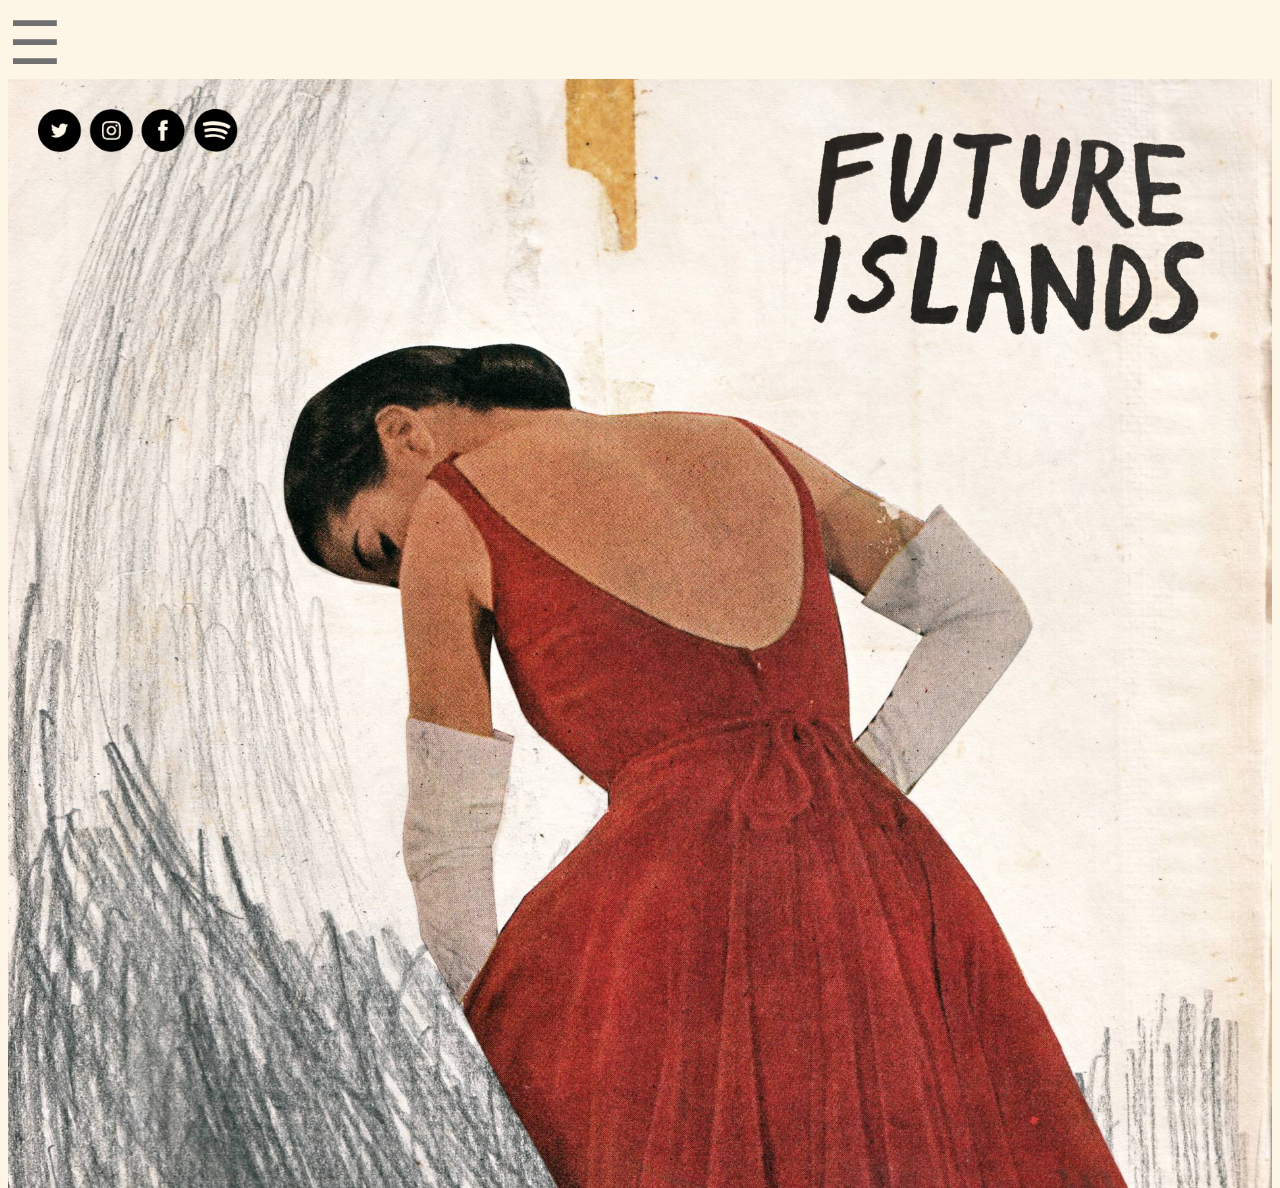
<file: index.html>
<!Doctype>
<html lang="en">
<head>
  <link href="./assets/stylesheets/basic.css" rel="stylesheet"/>
  <link href="./assets/stylesheets/hamburger.css" rel="stylesheet"/>
  <meta name="viewport" content="width=device-width, initial-scale=1">
  <title>Home</title>
</head>

<body>
  <!-- hamburger -->

  <div id="myNav" class="overlay">
  <a href="javascript:void(0)" class="closebtn" onclick="closeNav()">&times;</a>
  <div class="overlay-content">
    <a href="./index.html">HOME</a>
    <a href="./about.html">ABOUT</a>
    <a href="./discography.html">DISCOGRAPHY</a>
    <a href="./media.html">MEDIA</a>
    <a href="./merch.html">MERCH</a>
    <a href="./tour.html">TOUR</a>
  </div>
</div>

<span style="font-size:60px;cursor:pointer" onclick="openNav()">&#9776;</span>

  <!-- background -->
	<div style="position: relative; left: 0; top: 0;">
		<img src="./assets/images/home_background.jpg" class="home-background"/>

    <img src="./assets/images/social-buttons.png" class="social" usemap="#socialmap">

<map name="socialmap">
  <area shape="circle" coords="0,0,50,0" alt="Twitter" href="https://twitter.com/futureislands?lang=en">
  <area shape="circle" coords="0,0,100,0" alt="Instagram" href="https://www.instagram.com/futureislands/?hl=en">
  <area shape="circle" coords="0,0,150,0" alt="Facebook" href="https://www.facebook.com/FutureIslandsMusic/">
  <area shape="circle" coords="0,0,200,0" alt="Spotify" href="https://open.spotify.com/artist/1WvvwcQx0tj6NdDhZZ2zZz">
</map>

		</div>

<script src="./assets/javascript/hamburger.js"></script>

</body>
</html>
</file>
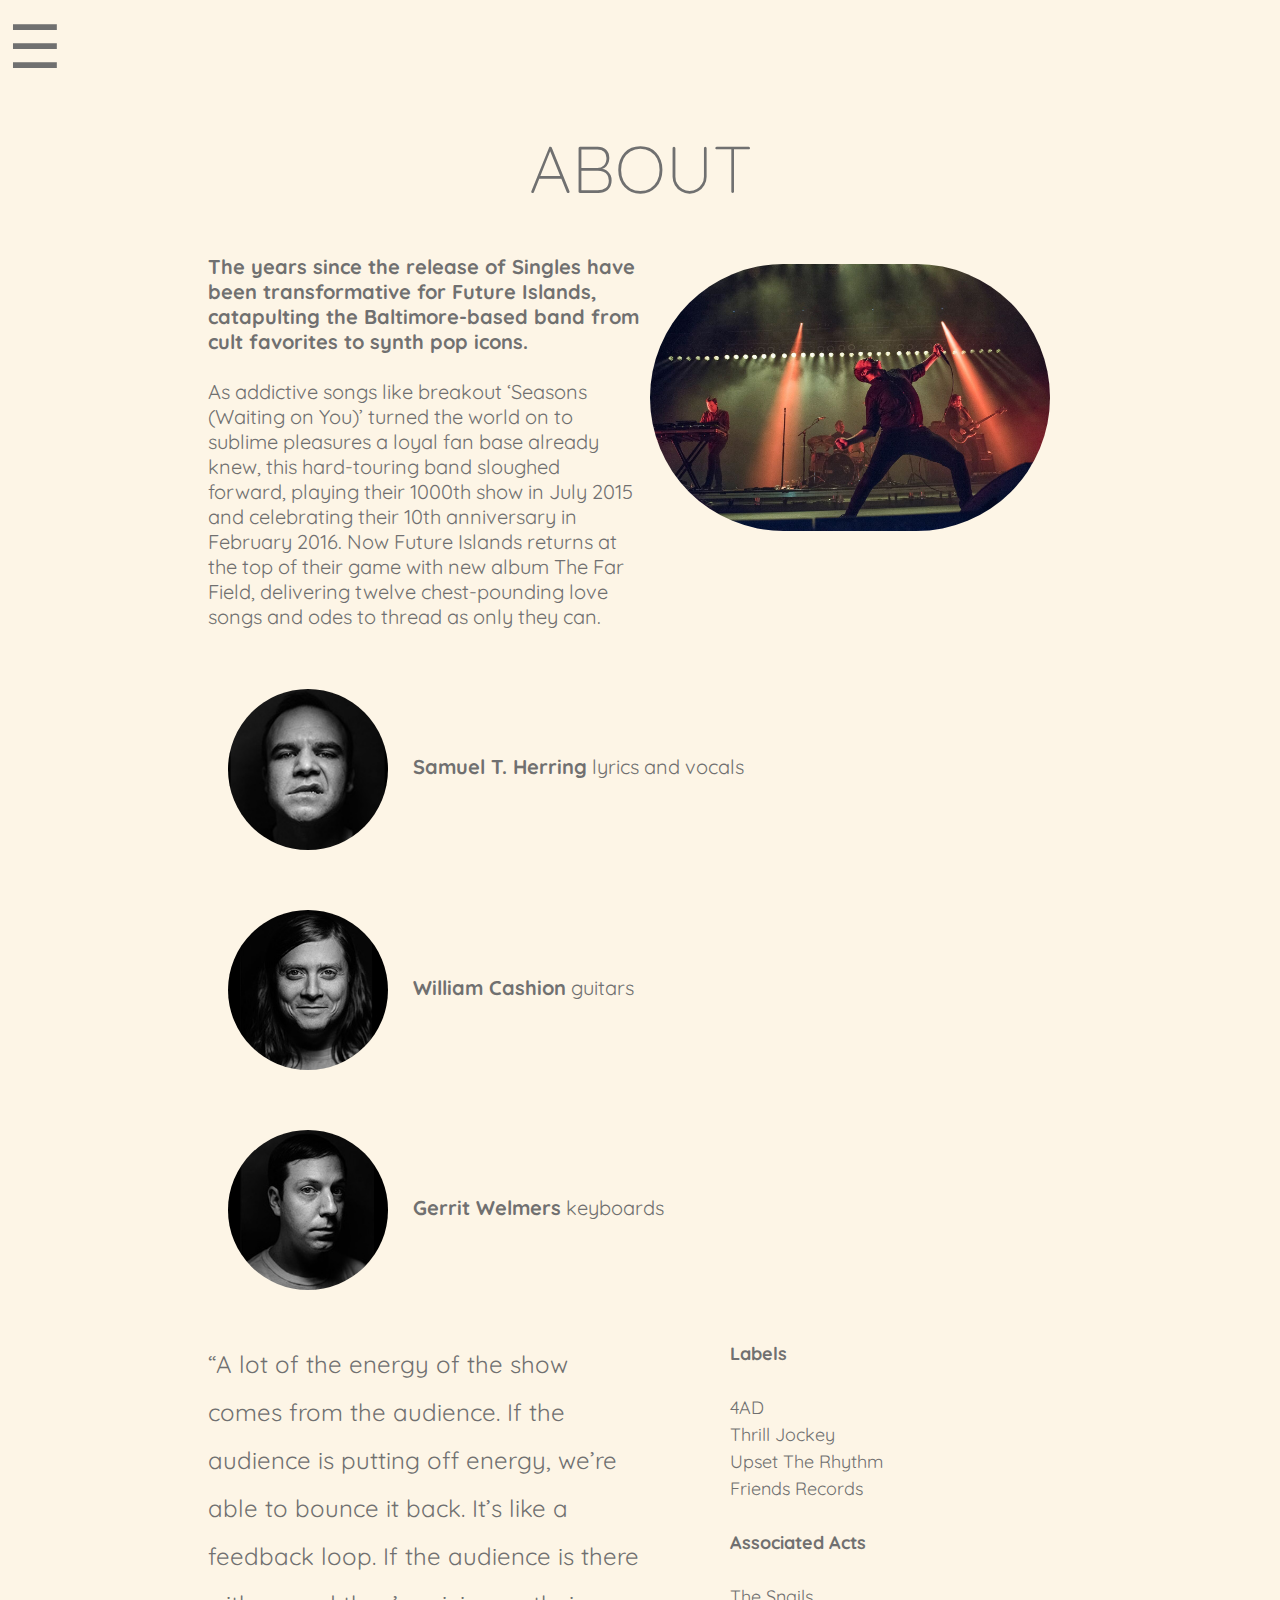
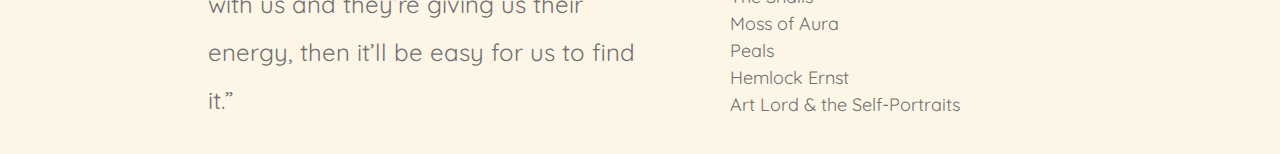
<file: about.html>
<!DOCTYPE html>
<html lang="en">
<head>
<link href="./assets/stylesheets/basic.css" rel="stylesheet"/>
<link href="./assets/stylesheets/hamburger.css" rel="stylesheet"/>
<link href='https://fonts.googleapis.com/css?family=Quicksand' rel='stylesheet'>
<title>About</title>
</head>

<body>

  <div id="myNav" class="overlay">
  <a href="javascript:void(0)" class="closebtn" onclick="closeNav()">&times;</a>
  <div class="overlay-content">
    <a href="./index.html">HOME</a>
    <a href="./about.html">ABOUT</a>
    <a href="./discography.html">DISCOGRAPHY</a>
    <a href="./media.html">MEDIA</a>
    <a href="./merch.html">MERCH</a>
    <a href="./tour.html">TOUR</a>
  </div>
  </div>

  <span style="font-size:60px;cursor:pointer" onclick="openNav()">&#9776;</span>

<div class="a">
  <h1 style="font-size:66px; font-weight:lighter;">ABOUT</h1>
</div>

<div class="row">
<div class="bio-column">
  <b>
  The years since the release of Singles
  have been transformative for
  Future Islands, catapulting
  the Baltimore-based band
  from cult favorites to
  synth pop icons.</b>
</br>
</br>
  As addictive
  songs like breakout
  ‘Seasons (Waiting on You)’
  turned the world on to sublime
  pleasures a loyal fan base already
  knew, this hard-touring band sloughed
  forward, playing their 1000th show in July 2015 and celebrating their 10th anniversary
  in February 2016. Now Future Islands returns at the top of their game with new album
  The Far Field, delivering twelve chest-pounding love songs and odes to thread as only they can.
</p></div>

<div class="column">
<img class="rcorners" src="./assets/images/about_band_bio.jpg" style="width:400px" />
</div>
</div>

<div class="row">
<div class="avatar-column">
<img class="avatar" align="center" src="./assets/images/profile-samuel.jpg" style="width:200px" />
<b>Samuel T. Herring</b> lyrics and vocals</div>

<div class="avatar-column">
<img class="avatar" align="center" src="./assets/images/profile-william.jpg" style="width:200px" />
<b>William Cashion</b> guitars
</div>

<div class="avatar-column">
<img class="avatar" align="center" src="./assets/images/profile-gerrit.jpg" style="width:200px" />
<b>Gerrit Welmers</b> keyboards
</div>

</div></div>

<div class="row">
  <div class="quote-column">
    “A lot of the energy of the show comes from the audience. If the audience is putting off energy, we’re able to bounce it back. It’s like a feedback loop. If the audience is there with us and they’re giving us their energy, then it’ll be easy for us to find it.”
  </div>

<div class="labels-column">
<b>Labels</b>
</br>
</br>4AD
</br>Thrill Jockey
</br>Upset The Rhythm
</br>Friends Records
</br>
</br>
<b>Associated Acts</b>
</br>
</br>The Snails
</br>Moss of Aura
</br>Peals
</br>Hemlock Ernst
</br>Art Lord & the Self-Portraits
</div>
</div>

<script src="./assets/javascript/hamburger.js"></script>
</body>
</html>
</file>
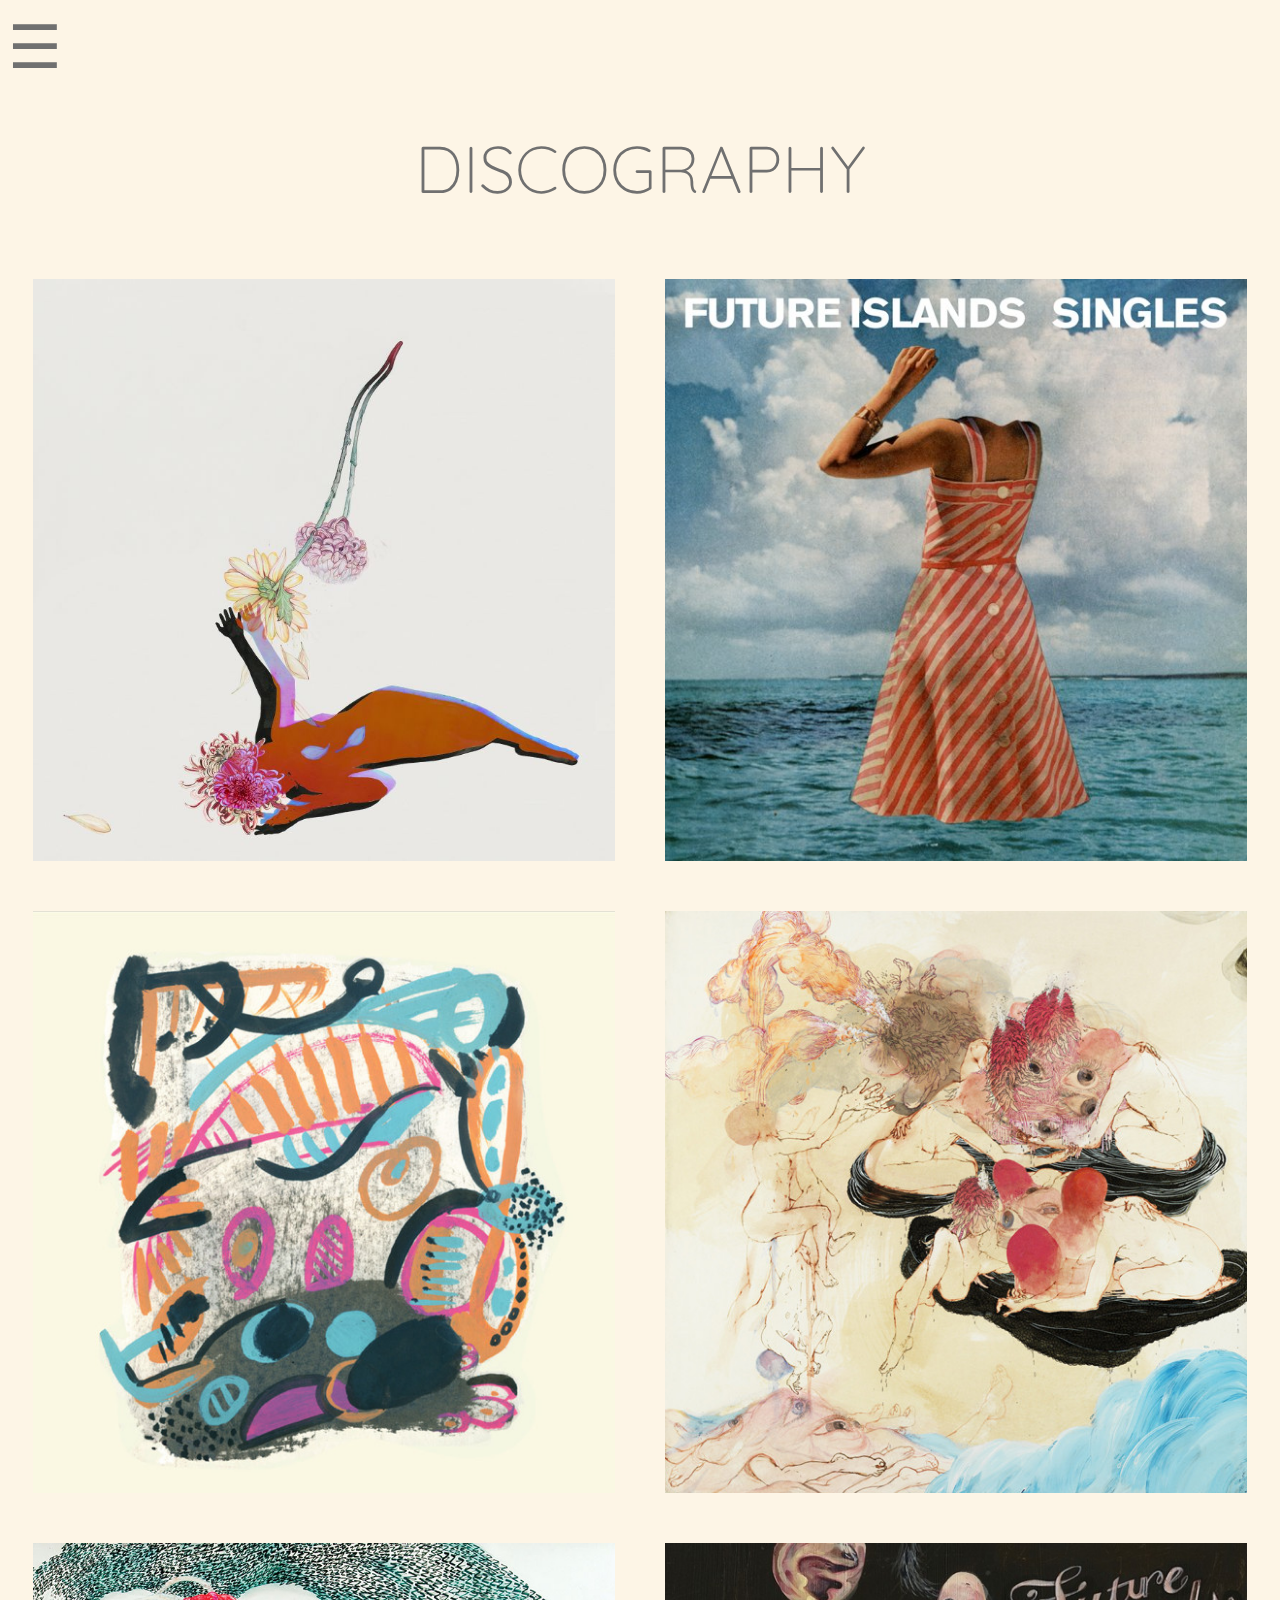
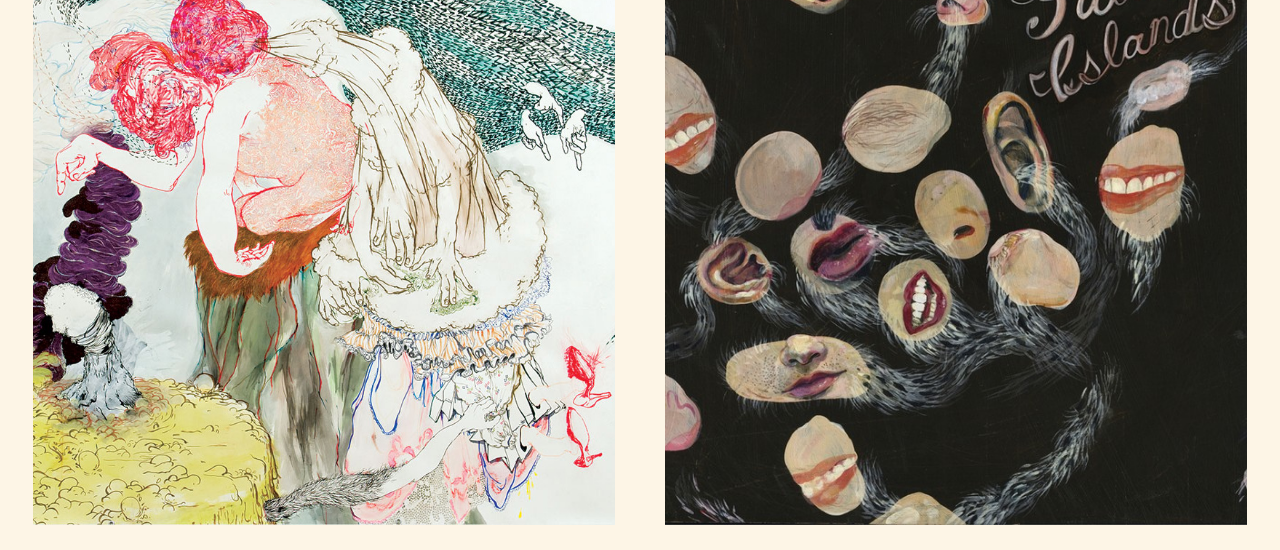
<file: discography.html>
<!DOCTYPE html>
<html lang="en">
<head>
<link href="./assets/stylesheets/basic.css" rel="stylesheet"/>
<link href="./assets/stylesheets/hamburger.css" rel="stylesheet"/>
<link href="./assets/stylesheets/lightbox.min.css" rel="stylesheet"/>
<link href='https://fonts.googleapis.com/css?family=Quicksand' rel='stylesheet'>
<title>Media</title>
</head>

<body>
<!-- hamburger -->
  <div id="myNav" class="overlay">
  <a href="javascript:void(0)" class="closebtn" onclick="closeNav()">&times;</a>
  <div class="overlay-content">
    <a href="./index.html">HOME</a>
    <a href="./about.html">ABOUT</a>
    <a href="./discography.html">DISCOGRAPHY</a>
    <a href="./media.html">MEDIA</a>
    <a href="./merch.html">MERCH</a>
    <a href="./tour.html">TOUR</a>
  </div>
  </div>

  <span style="font-size:60px;cursor:pointer" onclick="openNav()">&#9776;</span>

<!-- header -->

<div class="a">
  <h1 style="font-size:66px; font-weight:lighter; color: #707070;">DISCOGRAPHY</h1>
</div>

<!-- image gallery -->

<div class="row">

  <div class="disco-column">
  <div class="disco-container">
  <image class="disco-image" src="./assets/images/album-1.jpeg"/>
  <div class="disco-overlay">
    <div class="disco-text">
THE FAR FIELD (2017)<br />
<br />
1. ALADDIN<br />
2. TIME ON HER SIDE<br />
3. RAN<br />
4. BEAUTY OF THE ROAD<br />
5. CAVE<br />
6. THROUGH THE ROSES<br />
7. NORTH STAR<br />
8. ANCIENT WATER<br />
9. CANDLES<br />
10. DAY GLOW FIRE<br />
<nobr>11. SHADOWS (FEATURING DEBBIE HARRY)</nobr><br />
12. BLACK ROSE<br />
<br />
PRODUCED BY JOHN CONGLETON<br />
COVER ART: KYMIA NAWABI<br />
LABEL: 4AD</div>
  </div>
  </div>
  </div>

  <div class="disco-column">
  <div class="disco-container">
  <image class="disco-image" src="./assets/images/album-2.jpg"/>
  <div class="disco-overlay">
    <div class="disco-text">
      SINGLES (2014)<br />
    <br />
    1. SEASONS (WAITING ON YOU)<br />
    2. SPIRIT<br />
    3. SUN IN THE MORNING<br />
    4. DOVES<br />
    5. BACK IN THE TALL GRASS<br />
    <nobr>6. A SONG FOR OUR GRANDFATHERS</nobr><br />
    7. LIGHT HOUSE<br />
    8. LIKE THE MOON<br />
    9. FALL FROM GRACE<br />
    10. A DREAM OF YOU & ME<br />
    <br />
    PRODUCED BY CHRIS COADY<br />
    COVER ART: BETH HOECKEL<br />
    LABEL: 4AD</div>
  </div>
  </div>
  </div>

  <div class="disco-column">
  <div class="disco-container">
  <image class="disco-image" src="./assets/images/album-3.jpg"/>
  <div class="disco-overlay">
    <div class="disco-text">
      ON THE WATER (2011)<br />
  <br />
  1. ON THE WATER<br />
  2. BEFORE THE BRIDGE<br />
  <nobr>3. THE GREAT FIRE (FEATURING JENN WASNER)</nobr><br />
  4. OPEN<br />
  5. WHERE I FOUND YOU<br />
  6. GIVE US THE WIND<br />
  7. CLOSE TO NONE<br />
  8. BALANCE<br />
  9. TYBEE ISLAND<br />
  10. GREASE<br />
  <br />
  <nobr>PRODUCED BY CHESTER ENDERSBY GWAZDA</nobr><br />
  COVER ART: ELENA JOHNSTON<br />
  LABEL: THRILL JOCKEY</div>
  </div>
  </div>
  </div>

  <div class="disco-column">
  <div class="disco-container">
  <image class="disco-image" src="./assets/images/album-4.jpeg"/>
  <div class="disco-overlay">
    <div class="disco-text">
      IN EVENING AIR (2010)<br />
<br />
1. WALKING THROUGH THAT DOOR<br />
2. LONG FLIGHT<br />
3. TIN MAN<br />
4. AN APOLOGY<br />
5. IN EVENING AIR<br />
6. SWEPT INSIDE<br />
7. INCH OF DUST<br />
8. VIREO’S EYE<br />
9. AS I FALL<br />
<br />
<nobr>PRODUCED BY CHESTER ENDERSBY GWAZDA</nobr><br />
COVER ART: KYMIA NAWABI<br />
LABEL: THRILL JOCKEY</div>
  </div>
  </div>
  </div>

  <div class="disco-column">
  <div class="disco-container">
  <image class="disco-image" src="./assets/images/album-5.jpg"/>
  <div class="disco-overlay">
    <div class="disco-text">
      	FEATHERS & HALLWAYS 7” (2009)<br />
<br />
1. PINNOCHIO<br />
2. THE HAPPINESS OF BEING TWICE<br />
<br />
<nobr>PRODUCED BY CHESTER ENDERSBY GWAZDA</nobr><br />
COVER ART: KYMIA NAWABI<br />
LABEL: UPSET THE RHYTHM</div>
  </div>
  </div>
  </div>

  <div class="disco-column">
  <div class="disco-container">
  <image class="disco-image" src="./assets/images/album-6.jpg"/>
  <div class="disco-overlay">
    <div class="disco-text">
      WAVE LIKE HOME (2008)<br />
<br />
1. PANGEA 1<br />
2. OLD FRIEND<br />
3. FLICKER & FLUTTER<br />
4. ESCAPE ARTIST<br />
5. SEIZE A SHARK<br />
6. SATIE (VINYL ONLY)<br />
7. HEART GROWS OLD<br />
8. BEACH FOAM<br />
9. WAVE LIKE HOME<br />
10. LITTLE DREAMER<br />
<br />
<nobr>PRODUCED BY CHESTER ENDERSBY GWAZDA</nobr><br />
COVER ART: KYMIA NAWABI<br />
LABEL: UPSET THE RHYTHM</div>
  </div>
  </div>
  </div>

    </div>

<!-- script -->

<script src="./assets/javascript/hamburger.js"></script>
</body>
</html>
</file>
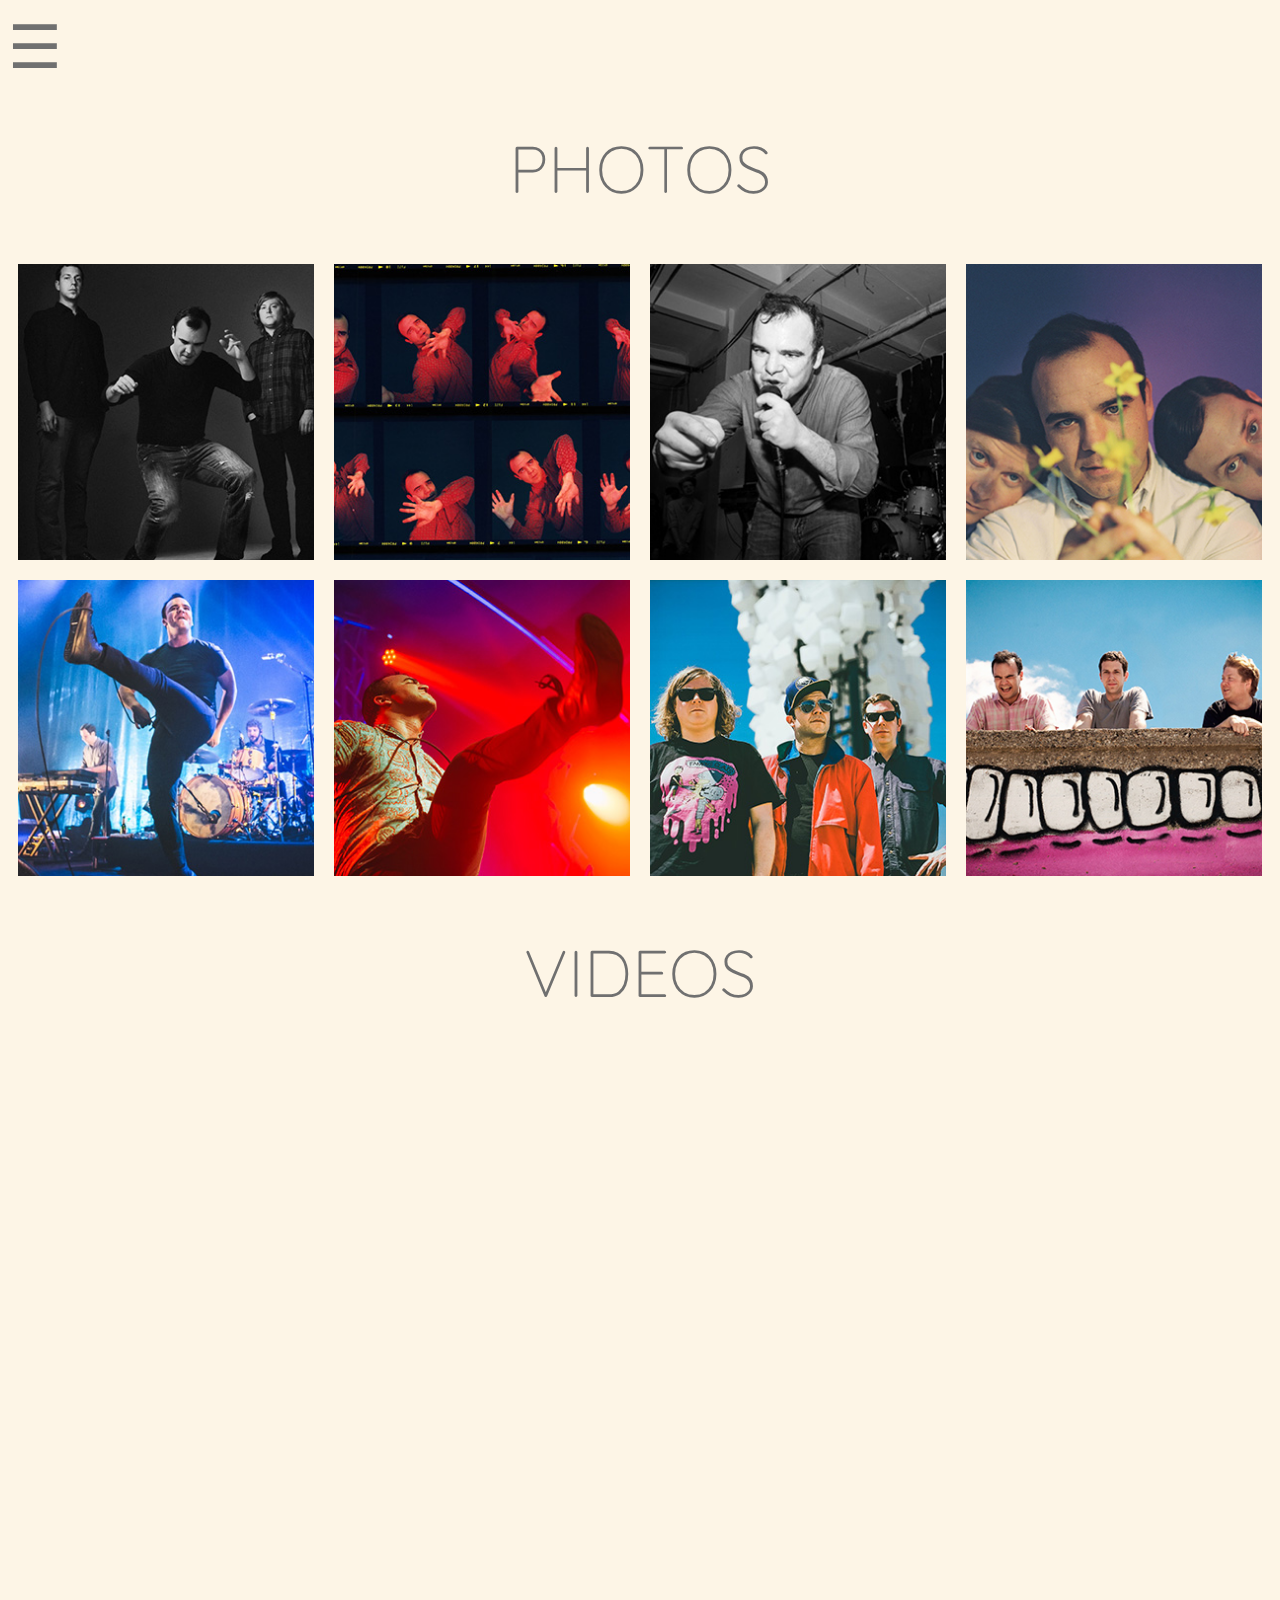
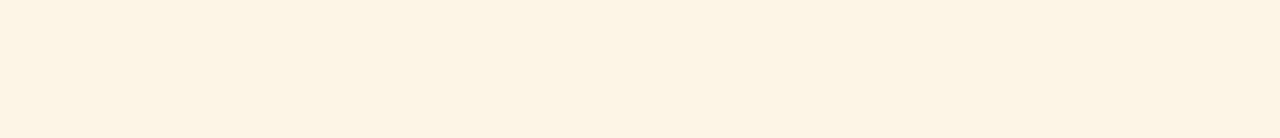
<file: media.html>
<!DOCTYPE html>
<html lang="en">
<head>
<link href="./assets/stylesheets/basic.css" rel="stylesheet"/>
<link href="./assets/stylesheets/hamburger.css" rel="stylesheet"/>
<link href="./assets/stylesheets/lightbox.min.css" rel="stylesheet"/>
<link href='https://fonts.googleapis.com/css?family=Quicksand' rel='stylesheet'>
<title>Media</title>
</head>

<body>
<!-- hamburger -->
  <div id="myNav" class="overlay">
  <a href="javascript:void(0)" class="closebtn" onclick="closeNav()">&times;</a>
  <div class="overlay-content">
    <a href="./index.html">HOME</a>
    <a href="./about.html">ABOUT</a>
    <a href="./discography.html">DISCOGRAPHY</a>
    <a href="./media.html">MEDIA</a>
    <a href="./merch.html">MERCH</a>
    <a href="./tour.html">TOUR</a>
  </div>
  </div>

  <span style="font-size:60px;cursor:pointer" onclick="openNav()">&#9776;</span>

  <script src="./assets/javascript/hamburger.js"></script>

<!-- header -->

<div class="a">
  <h1 style="font-size:66px; font-weight:lighter; color: #707070;">PHOTOS</h1>
</div>

<!-- image gallery -->

<div class="row">
<div class="gallery-column">
  <a href="./assets/images/lightbox/gallery-1.jpg"
    data-lightbox="image1">
    <image src="./assets/images/lightbox/gallery-1-thumb.jpg" class="responsive"/>
  </a></div>

  <div class="gallery-column">
    <a href="./assets/images/lightbox/gallery-2.jpg"
      data-lightbox="image1">
      <image src="./assets/images/lightbox/gallery-2-thumb.jpg" class="responsive"/>
      </a></div>

<div class="gallery-column">
  <a href="./assets/images/lightbox/gallery-3.jpg"
    data-lightbox="image1">
    <image src="./assets/images/lightbox/gallery-3-thumb.jpg" class="responsive"/>
  </a></div>

<div class="gallery-column">
  <a href="./assets/images/lightbox/gallery-4.jpg"
    data-lightbox="image1">
    <image src="./assets/images/lightbox/gallery-4-thumb.jpg" class="responsive"/>
  </a></div>

  <div class="gallery-column">
    <a href="./assets/images/lightbox/gallery-5.jpg"
      data-lightbox="image1">
      <image src="./assets/images/lightbox/gallery-5-thumb.jpg" class="responsive"/>
    </a></div>

    <div class="gallery-column">
      <a href="./assets/images/lightbox/gallery-6.jpg"
        data-lightbox="image1">
        <image src="./assets/images/lightbox/gallery-6-thumb.jpg" class="responsive"/>
        </a></div>

  <div class="gallery-column">
    <a href="./assets/images/lightbox/gallery-7.jpg"
      data-lightbox="image1">
      <image src="./assets/images/lightbox/gallery-7-thumb.jpg" class="responsive"/>
    </a></div>

  <div class="gallery-column">
    <a href="./assets/images/lightbox/gallery-8.jpg"
      data-lightbox="image1">
      <image src="./assets/images/lightbox/gallery-8-thumb.jpg" class="responsive"/>
    </a></div>
    </div>

<!-- header -->

<div class="a">
  <h1 style="font-size:66px; font-weight:lighter; color: #707070;">VIDEOS</h1>
</div>

<!-- video header -->

<div class="row">
<div class="column">
<iframe src="https://www.youtube.com/embed/cccB8ULwmeI" frameborder="0" class="video-responsive" allow="accelerometer; autoplay; encrypted-media; gyroscope; picture-in-picture" allowfullscreen></iframe>
</div>
<div class="column">
<iframe src="https://www.youtube.com/embed/cowMw46npr0" frameborder="0" class="video-responsive" allow="accelerometer; autoplay; encrypted-media; gyroscope; picture-in-picture" allowfullscreen></iframe>
</div></div>

<div class="row">
<div class="column">
<iframe src="https://www.youtube.com/embed/xzlTIkPiUr4" frameborder="0" class="video-responsive" allow="accelerometer; autoplay; encrypted-media; gyroscope; picture-in-picture" allowfullscreen></iframe>
</div>
<div class="column">
<iframe src="https://www.youtube.com/embed/GiQUohmvyoE" frameborder="0" class="video-responsive" allow="accelerometer; autoplay; encrypted-media; gyroscope; picture-in-picture" allowfullscreen></iframe>
</div></div>

<!-- script -->

<script src="./assets/javascript/jquery-3.3.1.min.js"></script>

<script src="./assets/javascript/lightbox.min.js"></script>

<script src="./assets/javascript/hamburger.js"></script>
</body>
</html>
</file>
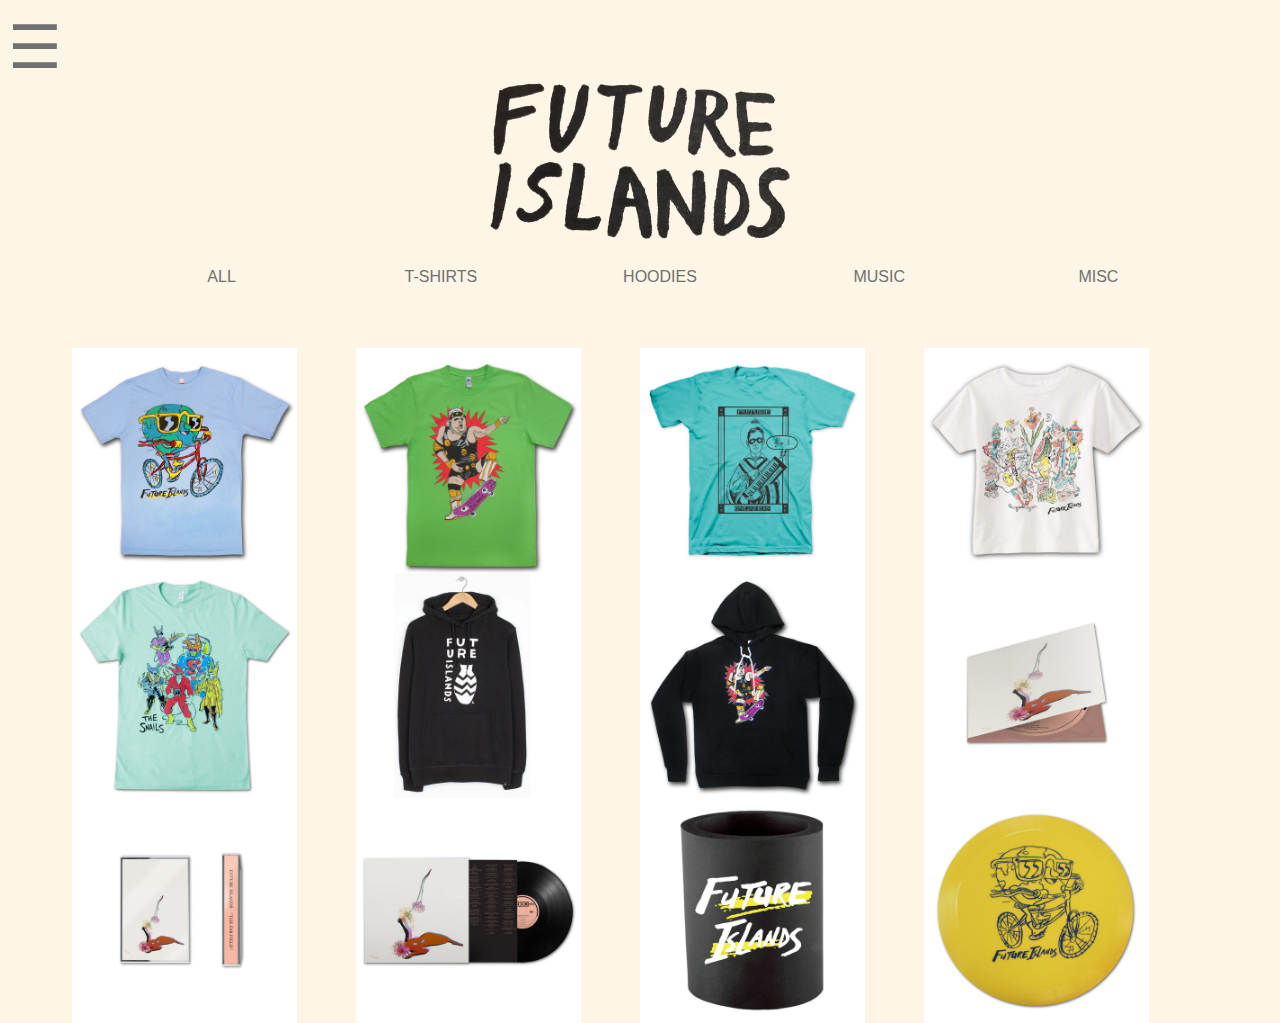
<file: merch.html>
<!DOCTYPE html>
<html lang="en">
<head>
  <title>Merch</title>
  <link rel="stylesheet" type="text/css" href="./assets/stylesheets/flexboxgrid.min.css" />
  <link rel="stylesheet" type="text/css" href="./assets/stylesheets/basic.css" />
  <link href="./assets/stylesheets/hamburger.css" rel="stylesheet"/>
  <link href='https://fonts.googleapis.com/css?family=Quicksand' rel='stylesheet'>
</head>

<body>

  <div id="myNav" class="overlay">
  <a href="javascript:void(0)" class="closebtn" onclick="closeNav()">&times;</a>
  <div class="overlay-content">
    <a href="./index.html">HOME</a>
    <a href="./about.html">ABOUT</a>
    <a href="./discography.html">DISCOGRAPHY</a>
    <a href="./media.html">MEDIA</a>
    <a href="./merch.html">MERCH</a>
    <a href="./tour.html">TOUR</a>
  </div>
  </div>

  <span style="font-size:60px;cursor:pointer" onclick="openNav()">&#9776;</span>

<div class="a">
  <img src="./assets/images/future-islands-logo.png" style="width:300px" />
</div>

  <div class="container">
      <div class="row">
        <div class="col-xs-12">
          <ul class="merch-controls">
            <li data-filter="all">
              <button class="merch-ctrl-btn">
                <span>ALL</span>
              </button>
            </li>
            <li data-filter="tshirts">
              <button class="merch-ctrl-btn">
                <span>T-SHIRTS</span>
              </button>
            </li>
            <li data-filter="hoodie">
              <button class="merch-ctrl-btn">
                <span>HOODIES</span>
                </button>
            </li>
            <li data-filter="music">
              <button class="merch-ctrl-btn">
                <span>MUSIC</span>
                </button>
            </li>
            <li data-filter="misc">
              <button class="merch-ctrl-btn">
                <span>MISC</span>
                </button>
            </li>
          </ul>
        </div>
      </div>

      <div class="filtr-container row">
        <div class="col-xs-12 col-sm-4 col-md-3 filtr-item " data-category="tshirts" data-sort="value">
          <div class="merch-container">
          <img
            class="merch-image"
            src="./assets/images/merch/tshirt-1.jpg"
          />
          <div class="merch-overlay">
            <div class="merch-text">GLOBEMAN T-SHIRT <nobr><b>SOLD OUT</b></nobr></div>
          </div>
        </div>
        </div>
        <div class="col-xs-12 col-sm-4 col-md-3 filtr-item " data-category="tshirts" data-sort="value">
          <div class="merch-container">
          <img
            class="merch-image"
            src="./assets/images/merch/tshirt-2.jpg"
          />
          <div class="merch-overlay">
            <div class="merch-text">DUSTY RHODES T-SHIRT <nobr><b>SOLD OUT</b></nobr></div>
          </div>
        </div>
        </div>
        <div class="col-xs-12 col-sm-4 col-md-3 filtr-item " data-category="tshirts" data-sort="value">
          <div class="merch-container">
          <img
            class="merch-image"
            src="./assets/images/merch/tshirt-3.png"
          />
          <div class="merch-overlay">
            <div class="merch-text">KEYBOARD T-SHIRT <nobr><b>SOLD OUT</b></nobr></div>
          </div>
        </div>
        </div>
        <div class="col-xs-12 col-sm-4 col-md-3 filtr-item " data-category="tshirts" data-sort="value">
          <div class="merch-container">
          <img
            class="merch-image"
            src="./assets/images/merch/tshirt-4.jpg"
          />
          <div class="merch-overlay">
            <div class="merch-text">RUSS <nobr>T-SHIRT</nobr> <nobr><b>SOLD OUT</b></nobr></div>
          </div>
        </div>
        </div>
        <div class="col-xs-12 col-sm-4 col-md-3 filtr-item " data-category="tshirts" data-sort="value">
          <div class="merch-container">
          <img
            class="merch-image"
            src="./assets/images/merch/tshirt-5.jpg"
          />
          <div class="merch-overlay">
            <div class="merch-text">THE SNAILS <nobr>T-SHIRT</nobr> <nobr><b>SOLD OUT</b></nobr></div>
          </div>
        </div>
        </div>
        <div class="col-xs-12 col-sm-4 col-md-3 filtr-item " data-category="hoodie" data-sort="value">
          <div class="merch-container">
          <img
            class="merch-image"
            src="./assets/images/merch/hoodie-1.jpg"
          />
          <div class="merch-overlay">
            <div class="merch-text">PARRA HOODIE <nobr><b>SOLD OUT</b></nobr></div>
          </div>
        </div>
        </div>
        <div class="col-xs-12 col-sm-4 col-md-3 filtr-item " data-category="hoodie" data-sort="value">
          <div class="merch-container">
          <img
            class="merch-image"
            src="./assets/images/merch/hoodie-2.jpg"
          />
          <div class="merch-overlay">
            <div class="merch-text">DUSTY RHODES HOODIE <nobr><b>SOLD OUT</b></nobr></div>
          </div>
        </div>
        </div>
        <div class="col-xs-12 col-sm-4 col-md-3 filtr-item " data-category="music" data-sort="value">
          <div class="merch-container">
          <img
            class="merch-image"
            src="./assets/images/merch/music-1.jpg"
          />
          <div class="merch-overlay">
            <div class="merch-text"><nobr>THE FAR</nobr> <nobr>FIELD CD</nobr> <nobr><b>SOLD OUT</b></nobr></div>
          </div>
        </div>
        </div>
        <div class="col-xs-12 col-sm-4 col-md-3 filtr-item " data-category="music" data-sort="value">
          <div class="merch-container">
          <img
            class="merch-image"
            src="./assets/images/merch/music-2.jpg"
          />
          <div class="merch-overlay">
            <div class="merch-text">THE FAR FIELD CASSETTE <nobr><b>SOLD OUT</b></nobr></div>
          </div>
        </div>
        </div>
        <div class="col-xs-12 col-sm-4 col-md-3 filtr-item " data-category="music" data-sort="value">
          <div class="merch-container">
          <img
            class="merch-image"
            src="./assets/images/merch/music-3.jpg"
          />
          <div class="merch-overlay">
            <div class="merch-text">THE FAR FIELD VINYL LP <nobr><b>SOLD OUT</b></nobr></div>
          </div>
        </div>
        </div>
        <div class="col-xs-12 col-sm-4 col-md-3 filtr-item " data-category="misc" data-sort="value">
          <div class="merch-container">
          <img
            class="merch-image"
            src="./assets/images/merch/misc-1.jpg"
          />
          <div class="merch-overlay">
            <div class="merch-text">FUTURE ISLANDS KOOZIE <nobr><b>SOLD OUT</b></nobr></div>
          </div>
        </div>
        </div>
        <div class="col-xs-12 col-sm-4 col-md-3 filtr-item " data-category="misc" data-sort="value">
          <div class="merch-container">
          <img
            class="merch-image"
            src="./assets/images/merch/misc-2.jpg"
          />
          <div class="merch-overlay">
            <div class="merch-text">GLOBEMAN FRISBEE <nobr><b>SOLD OUT</b></nobr></div>
          </div>
        </div>
        </div>
      </div>
    </div>

</body>

<script src="./assets/javascript/jquery-3.3.1.min.js"></script>

<script src="./assets/javascript/jquery.filterizr.min.js"></script>

<script>
  $(document).ready(function() {
    $('.filtr-container').filterizr({});
    $('.merch-ctrl-btn').click(function(){
      if($(this).hasClass('active')){
        return false;
      } else {
        $('.merch-ctrl-btn').removeClass('active');
        $(this).addClass('active');
      }
    })
  });
</script>

<script src="./assets/javascript/hamburger.js"></script>

</html>
</file>
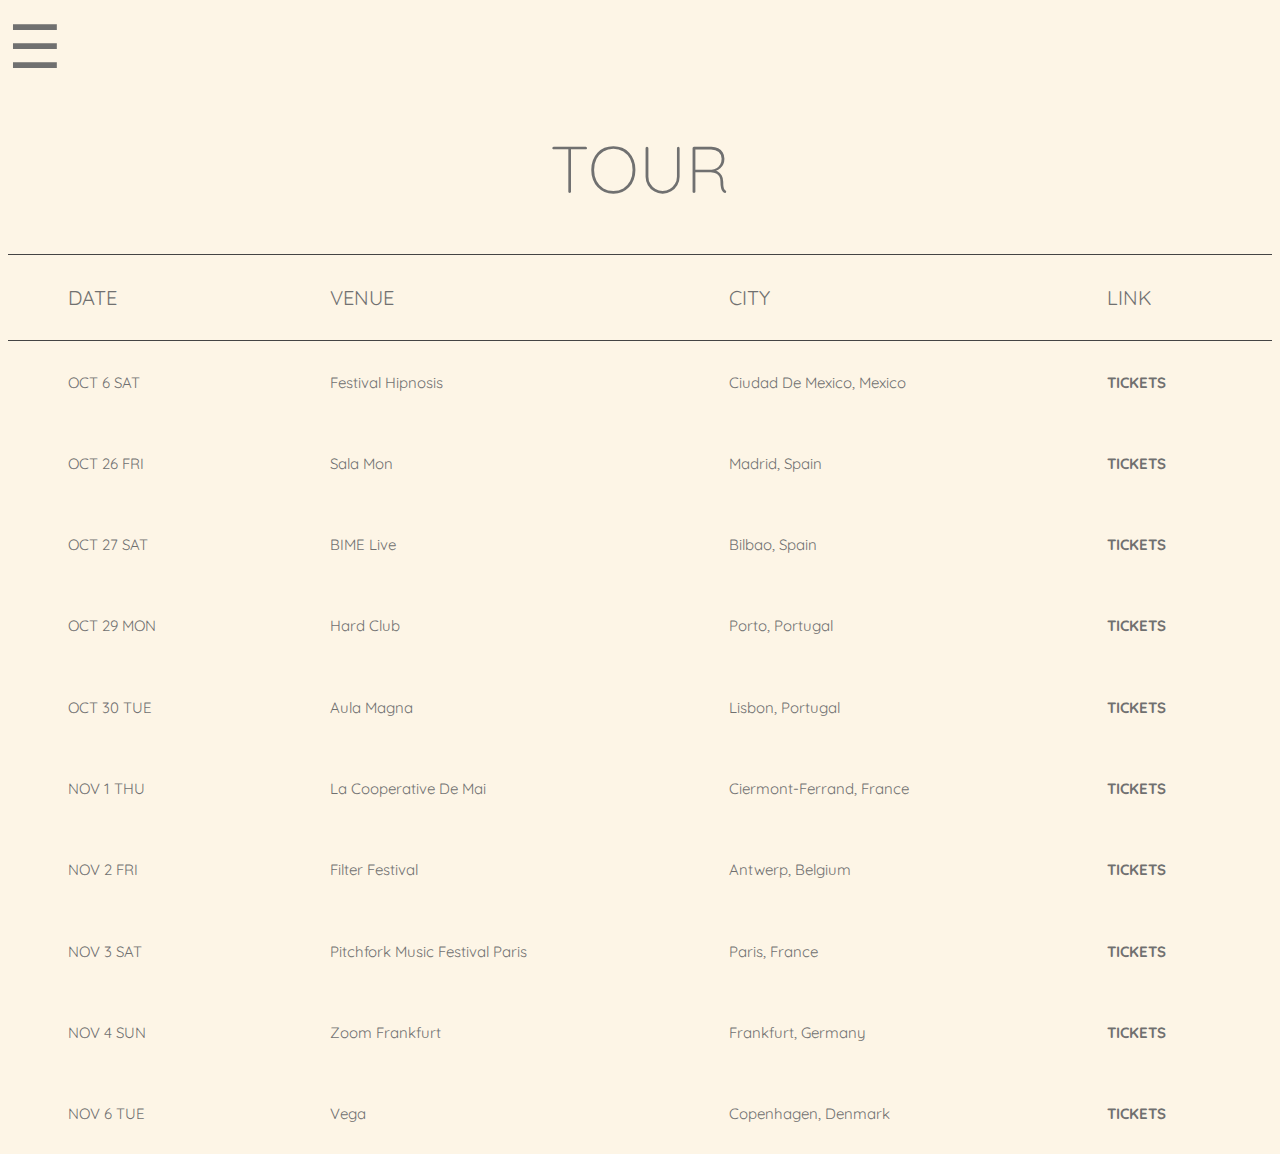
<file: tour.html>
<!DOCTYPE html>
<html lang="en">
<head>
<link href="./assets/stylesheets/basic.css" rel="stylesheet"/>
<link href="./assets/stylesheets/hamburger.css" rel="stylesheet"/>
<link href='https://fonts.googleapis.com/css?family=Quicksand' rel='stylesheet'>
<title>About</title>
</head>

<body>

  <div id="myNav" class="overlay">
  <a href="javascript:void(0)" class="closebtn" onclick="closeNav()">&times;</a>
  <div class="overlay-content">
    <a href="./index.html">HOME</a>
    <a href="./about.html">ABOUT</a>
    <a href="./discography.html">DISCOGRAPHY</a>
    <a href="./media.html">MEDIA</a>
    <a href="./merch.html">MERCH</a>
    <a href="./tour.html">TOUR</a>
  </div>
  </div>

  <span style="font-size:60px;cursor:pointer" onclick="openNav()">&#9776;</span>

<div class="a">
  <h1 style="font-size:66px; font-weight:lighter;">TOUR</h1>
</div>

<table class="tour">
<thead>
<tr>
<th>DATE</th>
<th>VENUE</th>
<th>CITY</th>
<th>LINK</th>
</tr>
</thead>
<tbody>
<tr>
<td>OCT 6 SAT</td><td>Festival Hipnosis</td><td>Ciudad De Mexico, Mexico</td><td><a href="https://www.stubhub.com/future-islands-tickets/"><b>TICKETS</b></a></td></tr>
<tr>
<td>OCT 26 FRI</td><td>Sala Mon</td><td>Madrid, Spain</td><td><a href="https://www.stubhub.com/future-islands-tickets/"><b>TICKETS</b></a></td></tr>
<tr>
<td>OCT 27 SAT</td><td>BIME Live</td><td>Bilbao, Spain</td><td><a href="https://www.stubhub.com/future-islands-tickets/"><b>TICKETS</b></a></td></tr>
<tr>
<td>OCT 29 MON</td><td>Hard Club</td><td>Porto, Portugal</td><td><a href="https://www.stubhub.com/future-islands-tickets/"><b>TICKETS</b></a></td></tr>
<tr>
<td>OCT 30 TUE</td><td>Aula Magna</td><td>Lisbon, Portugal</td><td><a href="https://www.stubhub.com/future-islands-tickets/"><b>TICKETS</b></a></td></tr>
<tr>
<td>NOV 1 THU</td><td>La Cooperative De Mai</td><td>Ciermont-Ferrand, France</td><td><a href="https://www.stubhub.com/future-islands-tickets/"><b>TICKETS</b></a></td></tr>
<tr>
<td>NOV 2 FRI</td><td>Filter Festival</td><td>Antwerp, Belgium</td><td><a href="https://www.stubhub.com/future-islands-tickets/"><b>TICKETS</b></a></td></tr>
<tr>
<td>NOV 3 SAT</td><td>Pitchfork Music Festival Paris</td><td>Paris, France</td><td><a href="https://www.stubhub.com/future-islands-tickets/"><b>TICKETS</b></a></td></tr>
<tr>
<td>NOV 4 SUN</td><td>Zoom Frankfurt</td><td>Frankfurt, Germany</td><td><a href="https://www.stubhub.com/future-islands-tickets/"><b>TICKETS</b></a></td></tr>
<tr>
<td>NOV 6 TUE</td><td>Vega</td><td>Copenhagen, Denmark</td><td><a href="https://www.stubhub.com/future-islands-tickets/"><b>TICKETS</b></a></td></tr>
</tbody>
</table>

<script src="./assets/javascript/hamburger.js"></script>
</body>
</html>
</file>
<file: assets/stylesheets/basic.css>
body {
    align:left; font-family: 'Quicksand';font-size: 20px; background-color: oldlace; color: #707070;
}

div.a {
    text-align: center;
}

div.b {
    text-align: left;
}

div.c {
    text-align: right;
}

div.d {
    text-align: justify;
}

/* text link styles */

a:link {
    text-decoration: none;
    color: #707070;
}

a:visited {
    text-decoration: none;
    color: #707070
}

a:hover {
    text-decoration: underline;
}

/* about */

.rcorners {
    border-radius: 203px;
}

img.avatar {
    border-radius: 50%;
    padding: 20px 20px 20px 20px;
}

.bio-column {
    float: left;
    padding-left: 200px;
    width: 50%;
  }

.avatar-column {
      float: left;
      padding-top: 20px;
      padding-left: 200px;
      width: 100%;
  }

.quote-column {
  float: left;
  width: 50%;
  padding-top: 30px;
  padding-bottom: 30px;
  padding-left: 200px;
  line-height: 2;
  font-size: 24px;
}

.labels-column {
  float: right;
  width: 50%;
  padding-top: 30px;
  padding-bottom: 30px;
  padding-left: 90px;
  line-height: 1.5;
  font-size: 18px;
}

* {
    box-sizing: border-box;
}

/* media */

.column {
    float: left;
    width: 50%;
    padding: 10px;
}

.gallery-column {
    float: left;
    height: auto;
    width: 25%;
    padding: 10px;
    padding-bottom: 5px;
}

.responsive {
    width: 100%;
    height: auto;
}

.video-responsive {
    width: 100%;
    height: 315px;
}

.row:after {
    content: "";
    display: table;
    clear: both;
}

/* discography */

.disco-column {
    float: left;
    height: auto;
    width: 50%;
    padding: 25px;
}

.disco-image {
  display: block;
  width: 100%;
  height: auto;
}

.disco-container {
  position: relative;
  width: relative;
}

.disco-overlay {
  position: absolute;
  top: 0;
  bottom: 0;
  left: 0;
  right: 0;
  height: 100%;
  width: 100%;
  opacity: 0;
  transition: .5s ease;
  background-color: oldlace;
}

.disco-container:hover .disco-overlay {
  opacity: .9;
}

.disco-text {
  color: black;
  font-size: 15px;
  position: absolute;
  top: 50%;
  left: 50%;
  -webkit-transform: translate(-50%, -50%);
  -ms-transform: translate(-50%, -50%);
  transform: translate(-50%, -50%);
  text-align: left;
}

/* index */

.home-background {
  position: relative;
  width: 100%;
  top: 0;
  left: 0;
  margin: 0;
  padding: 0;
}

.social {
  position: absolute;
  width: 200px;
  top: 30px;
  left: 30px;
}

body, html {
    height: 100%;
}

/* merch */

.container{
  position: center;
  margin: auto;
  padding: 0px;
}

ul.merch-controls {
  position: center;
  width: 100%;
  height: auto;
  display: flex;
  flex-direction: row;
  justify-content: left;
  flex-wrap: wrap;
  list-style: none;
  border: 0 solid oldlace;
}

@media (min-width: 736px){
  ul.merch-controls {
    flex-wrap: nowrap;
  }
}

ul.merch-controls > li {
  width: 100%;
  height: auto;
  flex-grow: 0;
  overflow: hidden;
}

.merch-ctrl-btn {
	height: 4rem;
  flex-grow: 0;
	width: 100%;
	line-height: 24px;
	font-size: 16px;
  color: #707070;
  position: relative;
  display: flex;
  justify-content: center;
  border: none;
	overflow: hidden;
  background: oldlace;
  transition: all 0.1s ease-in-out;
}

.merch-ctrl-btn.active {
  transform: scale(1.1);
  color: black;
}

.merch-ctrl-btn:hover {
  cursor: pointer;
  background: none;
}

.merch-ctrl-btn span {
	display: inline-block;
	width: 100%;
	height: 100%;
  position: relative;
	transition: all 0.3s ease-in-out;
}

.merch-ctrl-btn img {
  width: 75%;
  height: 75%;
  position: absolute;
  left: 0;
  right: 0;
  margin: auto;
  bottom: 100%;
  transition: all 0.3s ease-in-out;
}

.merch-ctrl-btn:hover span {
	transform: scale(1.1);
  color: black;
}

.merch-ctrl-btn:hover img {
  bottom: 15%;
}

.filtr-item {
  width: 100%;
  top: 0;
  overflow: hidden;
  z-index:0;
  transition: all .3s ease-in-out;
}

.filtr-item > img {
  width: 250px;
  height: 250px;
  margin: auto;
}

.filtr-item:hover {
  cursor: pointer;
  z-index:10;
}

button:focus {
  outline: 0;
}

.merch-image {
  display: block;
  width: 100%;
  height: auto;
}

.merch-container {
  position: relative;
  width: 225px;
  height: 225px;
}

.merch-overlay {
  position: absolute;
  top: 0;
  bottom: 0;
  left: 0;
  right: 0;
  height: 100%;
  width: 100%;
  opacity: 0;
  transition: .5s ease;
  background-color: white;
}

.merch-container:hover .merch-overlay {
  opacity: .8;
}

.merch-text {
  color: black;
  font-size: 30px;
  position: absolute;
  top: 50%;
  left: 50%;
  -webkit-transform: translate(-50%, -50%);
  -ms-transform: translate(-50%, -50%);
  transform: translate(-50%, -50%);
  text-align: left;
}

/* table */

table.tour {
  font-family: Quicksand;
  width: 100%;
  height: 100%;
  text-align: left;
  border-collapse: collapse;
}
table.tour td, table.tour th {
  padding: 30px 60px;
}
table.tour tbody td {
  font-size: 15px;
}
table.tour thead {
    border-bottom: 1px solid #444444;
    border-top: 1px solid #444444;
}
table.tour thead th {
  font-size: 20px;
  font-weight: normal;
  text-align: left;
}
table.tour thead th:first-child {
  border-left: none;
}

/* hamburger */

/* The Overlay (background) */
.overlay {
    /* Height & width depends on how you want to reveal the overlay (see JS below) */
    height: 100%;
    width: 0;
    position: fixed; /* Stay in place */
    z-index: 1; /* Sit on top */
    left: 0;
    top: 0;
    background-color: rgb(0,0,0); /* Black fallback color */
    background-color: rgba(0,0,0, 0.9); /* Black w/opacity */
    overflow-x: hidden; /* Disable horizontal scroll */
    transition: 0.5s; /* 0.5 second transition effect to slide in or slide down the overlay (height or width, depending on reveal) */
}

/* Position the content inside the overlay */
.overlay-content {
    position: relative;
    top: 25%; /* 25% from the top */
    width: 100%; /* 100% width */
    text-align: center; /* Centered text/links */
    margin-top: 30px; /* 30px top margin to avoid conflict with the close button on smaller screens */
}

/* The navigation links inside the overlay */
.overlay a {
    padding: 8px;
    text-decoration: none;
    font-size: 36px;
    color: #818181;
    display: block; /* Display block instead of inline */
    transition: 0.3s; /* Transition effects on hover (color) */
}

/* When you mouse over the navigation links, change their color */
.overlay a:hover, .overlay a:focus {
    color: #f1f1f1;
}

/* Position the close button (top right corner) */
.overlay .closebtn {
    position: absolute;
    top: 20px;
    right: 45px;
    font-size: 60px;
}

/* When the height of the screen is less than 450 pixels, change the font-size of the links and position the close button again, so they don't overlap */
@media screen and (max-height: 450px) {
    .overlay a {font-size: 20px}
    .overlay .closebtn {
        font-size: 40px;
        top: 15px;
        right: 35px;
    }
}
</file>
<file: assets/stylesheets/hamburger.css>
body {
    font-family: 'Lato', Quicksand;
}

.overlay {
    height: 100%;
    width: 100%;
    display: none;
    position: fixed;
    z-index: 1;
    top: 0;
    left: 0;
    background-color: oldlace;
}

.overlay-content {
    position: relative;
    top: 25%;
    width: 100%;
    text-align: center;
    margin-top: 30px;
}

.overlay a {
    padding: 8px;
    text-decoration: none;
    font-size: 36px;
    color: #818181;
    display: block;
    transition: 0.3s;
}

.overlay a:hover, .overlay a:focus {
    color: #f1f1f1;
}

.overlay .closebtn {
    position: absolute;
    top: 20px;
    right: 45px;
    font-size: 120px;
}

@media screen and (max-height: 450px) {
  .overlay a {font-size: 20px}
  .overlay .closebtn {
    font-size: 40px;
    top: 15px;
    right: 35px;
  }
</file>
<file: assets/stylesheets/flexboxgrid.min.css>
.container-fluid{margin-right:auto;margin-left:auto;padding-right:2rem;padding-left:2rem}.row{box-sizing:border-box;display:-ms-flexbox;display:-webkit-box;display:flex;-ms-flex:0 1 auto;-webkit-box-flex:0;flex:0 1 auto;-ms-flex-direction:row;-webkit-box-orient:horizontal;-webkit-box-direction:normal;flex-direction:row;-ms-flex-wrap:wrap;flex-wrap:wrap;margin-right:-1rem;margin-left:-1rem}.row.reverse{-ms-flex-direction:row-reverse;-webkit-box-orient:horizontal;-webkit-box-direction:reverse;flex-direction:row-reverse}.col.reverse{-ms-flex-direction:column-reverse;-webkit-box-orient:vertical;-webkit-box-direction:reverse;flex-direction:column-reverse}.col-xs,.col-xs-1,.col-xs-10,.col-xs-11,.col-xs-12,.col-xs-2,.col-xs-3,.col-xs-4,.col-xs-5,.col-xs-6,.col-xs-7,.col-xs-8,.col-xs-9{box-sizing:border-box;-ms-flex:0 0 auto;-webkit-box-flex:0;flex:0 0 auto;padding-right:1rem;padding-left:1rem}.col-xs{-webkit-flex-grow:1;-ms-flex-positive:1;-webkit-box-flex:1;flex-grow:1;-ms-flex-preferred-size:0;flex-basis:0;max-width:100%}.col-xs-1{-ms-flex-preferred-size:8.333%;flex-basis:8.333%;max-width:8.333%}.col-xs-2{-ms-flex-preferred-size:16.667%;flex-basis:16.667%;max-width:16.667%}.col-xs-3{-ms-flex-preferred-size:25%;flex-basis:25%;max-width:25%}.col-xs-4{-ms-flex-preferred-size:33.333%;flex-basis:33.333%;max-width:33.333%}.col-xs-5{-ms-flex-preferred-size:41.667%;flex-basis:41.667%;max-width:41.667%}.col-xs-6{-ms-flex-preferred-size:50%;flex-basis:50%;max-width:50%}.col-xs-7{-ms-flex-preferred-size:58.333%;flex-basis:58.333%;max-width:58.333%}.col-xs-8{-ms-flex-preferred-size:66.667%;flex-basis:66.667%;max-width:66.667%}.col-xs-9{-ms-flex-preferred-size:75%;flex-basis:75%;max-width:75%}.col-xs-10{-ms-flex-preferred-size:83.333%;flex-basis:83.333%;max-width:83.333%}.col-xs-11{-ms-flex-preferred-size:91.667%;flex-basis:91.667%;max-width:91.667%}.col-xs-12{-ms-flex-preferred-size:100%;flex-basis:100%;max-width:100%}.col-xs-offset-1{margin-left:8.333%}.col-xs-offset-2{margin-left:16.667%}.col-xs-offset-3{margin-left:25%}.col-xs-offset-4{margin-left:33.333%}.col-xs-offset-5{margin-left:41.667%}.col-xs-offset-6{margin-left:50%}.col-xs-offset-7{margin-left:58.333%}.col-xs-offset-8{margin-left:66.667%}.col-xs-offset-9{margin-left:75%}.col-xs-offset-10{margin-left:83.333%}.col-xs-offset-11{margin-left:91.667%}.start-xs{-ms-flex-pack:start;-webkit-box-pack:start;justify-content:flex-start;text-align:start}.center-xs{-ms-flex-pack:center;-webkit-box-pack:center;justify-content:center;text-align:center}.end-xs{-ms-flex-pack:end;-webkit-box-pack:end;justify-content:flex-end;text-align:end}.top-xs{-ms-flex-align:start;-webkit-box-align:start;align-items:flex-start}.middle-xs{-ms-flex-align:center;-webkit-box-align:center;align-items:center}.bottom-xs{-ms-flex-align:end;-webkit-box-align:end;align-items:flex-end}.around-xs{-ms-flex-pack:distribute;justify-content:space-around}.between-xs{-ms-flex-pack:justify;-webkit-box-pack:justify;justify-content:space-between}.first-xs{-ms-flex-order:-1;-webkit-box-ordinal-group:0;order:-1}.last-xs{-ms-flex-order:1;-webkit-box-ordinal-group:2;order:1}@media only screen and (min-width:48em){.container{width:46rem}.col-sm,.col-sm-1,.col-sm-10,.col-sm-11,.col-sm-12,.col-sm-2,.col-sm-3,.col-sm-4,.col-sm-5,.col-sm-6,.col-sm-7,.col-sm-8,.col-sm-9{box-sizing:border-box;-ms-flex:0 0 auto;-webkit-box-flex:0;flex:0 0 auto;padding-right:1rem;padding-left:1rem}.col-sm{-webkit-flex-grow:1;-ms-flex-positive:1;-webkit-box-flex:1;flex-grow:1;-ms-flex-preferred-size:0;flex-basis:0;max-width:100%}.col-sm-1{-ms-flex-preferred-size:8.333%;flex-basis:8.333%;max-width:8.333%}.col-sm-2{-ms-flex-preferred-size:16.667%;flex-basis:16.667%;max-width:16.667%}.col-sm-3{-ms-flex-preferred-size:25%;flex-basis:25%;max-width:25%}.col-sm-4{-ms-flex-preferred-size:33.333%;flex-basis:33.333%;max-width:33.333%}.col-sm-5{-ms-flex-preferred-size:41.667%;flex-basis:41.667%;max-width:41.667%}.col-sm-6{-ms-flex-preferred-size:50%;flex-basis:50%;max-width:50%}.col-sm-7{-ms-flex-preferred-size:58.333%;flex-basis:58.333%;max-width:58.333%}.col-sm-8{-ms-flex-preferred-size:66.667%;flex-basis:66.667%;max-width:66.667%}.col-sm-9{-ms-flex-preferred-size:75%;flex-basis:75%;max-width:75%}.col-sm-10{-ms-flex-preferred-size:83.333%;flex-basis:83.333%;max-width:83.333%}.col-sm-11{-ms-flex-preferred-size:91.667%;flex-basis:91.667%;max-width:91.667%}.col-sm-12{-ms-flex-preferred-size:100%;flex-basis:100%;max-width:100%}.col-sm-offset-1{margin-left:8.333%}.col-sm-offset-2{margin-left:16.667%}.col-sm-offset-3{margin-left:25%}.col-sm-offset-4{margin-left:33.333%}.col-sm-offset-5{margin-left:41.667%}.col-sm-offset-6{margin-left:50%}.col-sm-offset-7{margin-left:58.333%}.col-sm-offset-8{margin-left:66.667%}.col-sm-offset-9{margin-left:75%}.col-sm-offset-10{margin-left:83.333%}.col-sm-offset-11{margin-left:91.667%}.start-sm{-ms-flex-pack:start;-webkit-box-pack:start;justify-content:flex-start;text-align:start}.center-sm{-ms-flex-pack:center;-webkit-box-pack:center;justify-content:center;text-align:center}.end-sm{-ms-flex-pack:end;-webkit-box-pack:end;justify-content:flex-end;text-align:end}.top-sm{-ms-flex-align:start;-webkit-box-align:start;align-items:flex-start}.middle-sm{-ms-flex-align:center;-webkit-box-align:center;align-items:center}.bottom-sm{-ms-flex-align:end;-webkit-box-align:end;align-items:flex-end}.around-sm{-ms-flex-pack:distribute;justify-content:space-around}.between-sm{-ms-flex-pack:justify;-webkit-box-pack:justify;justify-content:space-between}.first-sm{-ms-flex-order:-1;-webkit-box-ordinal-group:0;order:-1}.last-sm{-ms-flex-order:1;-webkit-box-ordinal-group:2;order:1}}@media only screen and (min-width:62em){.container{width:61rem}.col-md,.col-md-1,.col-md-10,.col-md-11,.col-md-12,.col-md-2,.col-md-3,.col-md-4,.col-md-5,.col-md-6,.col-md-7,.col-md-8,.col-md-9{box-sizing:border-box;-ms-flex:0 0 auto;-webkit-box-flex:0;flex:0 0 auto;padding-right:1rem;padding-left:1rem}.col-md{-webkit-flex-grow:1;-ms-flex-positive:1;-webkit-box-flex:1;flex-grow:1;-ms-flex-preferred-size:0;flex-basis:0;max-width:100%}.col-md-1{-ms-flex-preferred-size:8.333%;flex-basis:8.333%;max-width:8.333%}.col-md-2{-ms-flex-preferred-size:16.667%;flex-basis:16.667%;max-width:16.667%}.col-md-3{-ms-flex-preferred-size:25%;flex-basis:25%;max-width:25%}.col-md-4{-ms-flex-preferred-size:33.333%;flex-basis:33.333%;max-width:33.333%}.col-md-5{-ms-flex-preferred-size:41.667%;flex-basis:41.667%;max-width:41.667%}.col-md-6{-ms-flex-preferred-size:50%;flex-basis:50%;max-width:50%}.col-md-7{-ms-flex-preferred-size:58.333%;flex-basis:58.333%;max-width:58.333%}.col-md-8{-ms-flex-preferred-size:66.667%;flex-basis:66.667%;max-width:66.667%}.col-md-9{-ms-flex-preferred-size:75%;flex-basis:75%;max-width:75%}.col-md-10{-ms-flex-preferred-size:83.333%;flex-basis:83.333%;max-width:83.333%}.col-md-11{-ms-flex-preferred-size:91.667%;flex-basis:91.667%;max-width:91.667%}.col-md-12{-ms-flex-preferred-size:100%;flex-basis:100%;max-width:100%}.col-md-offset-1{margin-left:8.333%}.col-md-offset-2{margin-left:16.667%}.col-md-offset-3{margin-left:25%}.col-md-offset-4{margin-left:33.333%}.col-md-offset-5{margin-left:41.667%}.col-md-offset-6{margin-left:50%}.col-md-offset-7{margin-left:58.333%}.col-md-offset-8{margin-left:66.667%}.col-md-offset-9{margin-left:75%}.col-md-offset-10{margin-left:83.333%}.col-md-offset-11{margin-left:91.667%}.start-md{-ms-flex-pack:start;-webkit-box-pack:start;justify-content:flex-start;text-align:start}.center-md{-ms-flex-pack:center;-webkit-box-pack:center;justify-content:center;text-align:center}.end-md{-ms-flex-pack:end;-webkit-box-pack:end;justify-content:flex-end;text-align:end}.top-md{-ms-flex-align:start;-webkit-box-align:start;align-items:flex-start}.middle-md{-ms-flex-align:center;-webkit-box-align:center;align-items:center}.bottom-md{-ms-flex-align:end;-webkit-box-align:end;align-items:flex-end}.around-md{-ms-flex-pack:distribute;justify-content:space-around}.between-md{-ms-flex-pack:justify;-webkit-box-pack:justify;justify-content:space-between}.first-md{-ms-flex-order:-1;-webkit-box-ordinal-group:0;order:-1}.last-md{-ms-flex-order:1;-webkit-box-ordinal-group:2;order:1}}@media only screen and (min-width:75em){.container{width:71rem}.col-lg,.col-lg-1,.col-lg-10,.col-lg-11,.col-lg-12,.col-lg-2,.col-lg-3,.col-lg-4,.col-lg-5,.col-lg-6,.col-lg-7,.col-lg-8,.col-lg-9{box-sizing:border-box;-ms-flex:0 0 auto;-webkit-box-flex:0;flex:0 0 auto;padding-right:1rem;padding-left:1rem}.col-lg{-webkit-flex-grow:1;-ms-flex-positive:1;-webkit-box-flex:1;flex-grow:1;-ms-flex-preferred-size:0;flex-basis:0;max-width:100%}.col-lg-1{-ms-flex-preferred-size:8.333%;flex-basis:8.333%;max-width:8.333%}.col-lg-2{-ms-flex-preferred-size:16.667%;flex-basis:16.667%;max-width:16.667%}.col-lg-3{-ms-flex-preferred-size:25%;flex-basis:25%;max-width:25%}.col-lg-4{-ms-flex-preferred-size:33.333%;flex-basis:33.333%;max-width:33.333%}.col-lg-5{-ms-flex-preferred-size:41.667%;flex-basis:41.667%;max-width:41.667%}.col-lg-6{-ms-flex-preferred-size:50%;flex-basis:50%;max-width:50%}.col-lg-7{-ms-flex-preferred-size:58.333%;flex-basis:58.333%;max-width:58.333%}.col-lg-8{-ms-flex-preferred-size:66.667%;flex-basis:66.667%;max-width:66.667%}.col-lg-9{-ms-flex-preferred-size:75%;flex-basis:75%;max-width:75%}.col-lg-10{-ms-flex-preferred-size:83.333%;flex-basis:83.333%;max-width:83.333%}.col-lg-11{-ms-flex-preferred-size:91.667%;flex-basis:91.667%;max-width:91.667%}.col-lg-12{-ms-flex-preferred-size:100%;flex-basis:100%;max-width:100%}.col-lg-offset-1{margin-left:8.333%}.col-lg-offset-2{margin-left:16.667%}.col-lg-offset-3{margin-left:25%}.col-lg-offset-4{margin-left:33.333%}.col-lg-offset-5{margin-left:41.667%}.col-lg-offset-6{margin-left:50%}.col-lg-offset-7{margin-left:58.333%}.col-lg-offset-8{margin-left:66.667%}.col-lg-offset-9{margin-left:75%}.col-lg-offset-10{margin-left:83.333%}.col-lg-offset-11{margin-left:91.667%}.start-lg{-ms-flex-pack:start;-webkit-box-pack:start;justify-content:flex-start;text-align:start}.center-lg{-ms-flex-pack:center;-webkit-box-pack:center;justify-content:center;text-align:center}.end-lg{-ms-flex-pack:end;-webkit-box-pack:end;justify-content:flex-end;text-align:end}.top-lg{-ms-flex-align:start;-webkit-box-align:start;align-items:flex-start}.middle-lg{-ms-flex-align:center;-webkit-box-align:center;align-items:center}.bottom-lg{-ms-flex-align:end;-webkit-box-align:end;align-items:flex-end}.around-lg{-ms-flex-pack:distribute;justify-content:space-around}.between-lg{-ms-flex-pack:justify;-webkit-box-pack:justify;justify-content:space-between}.first-lg{-ms-flex-order:-1;-webkit-box-ordinal-group:0;order:-1}.last-lg{-ms-flex-order:1;-webkit-box-ordinal-group:2;order:1}}
</file>
